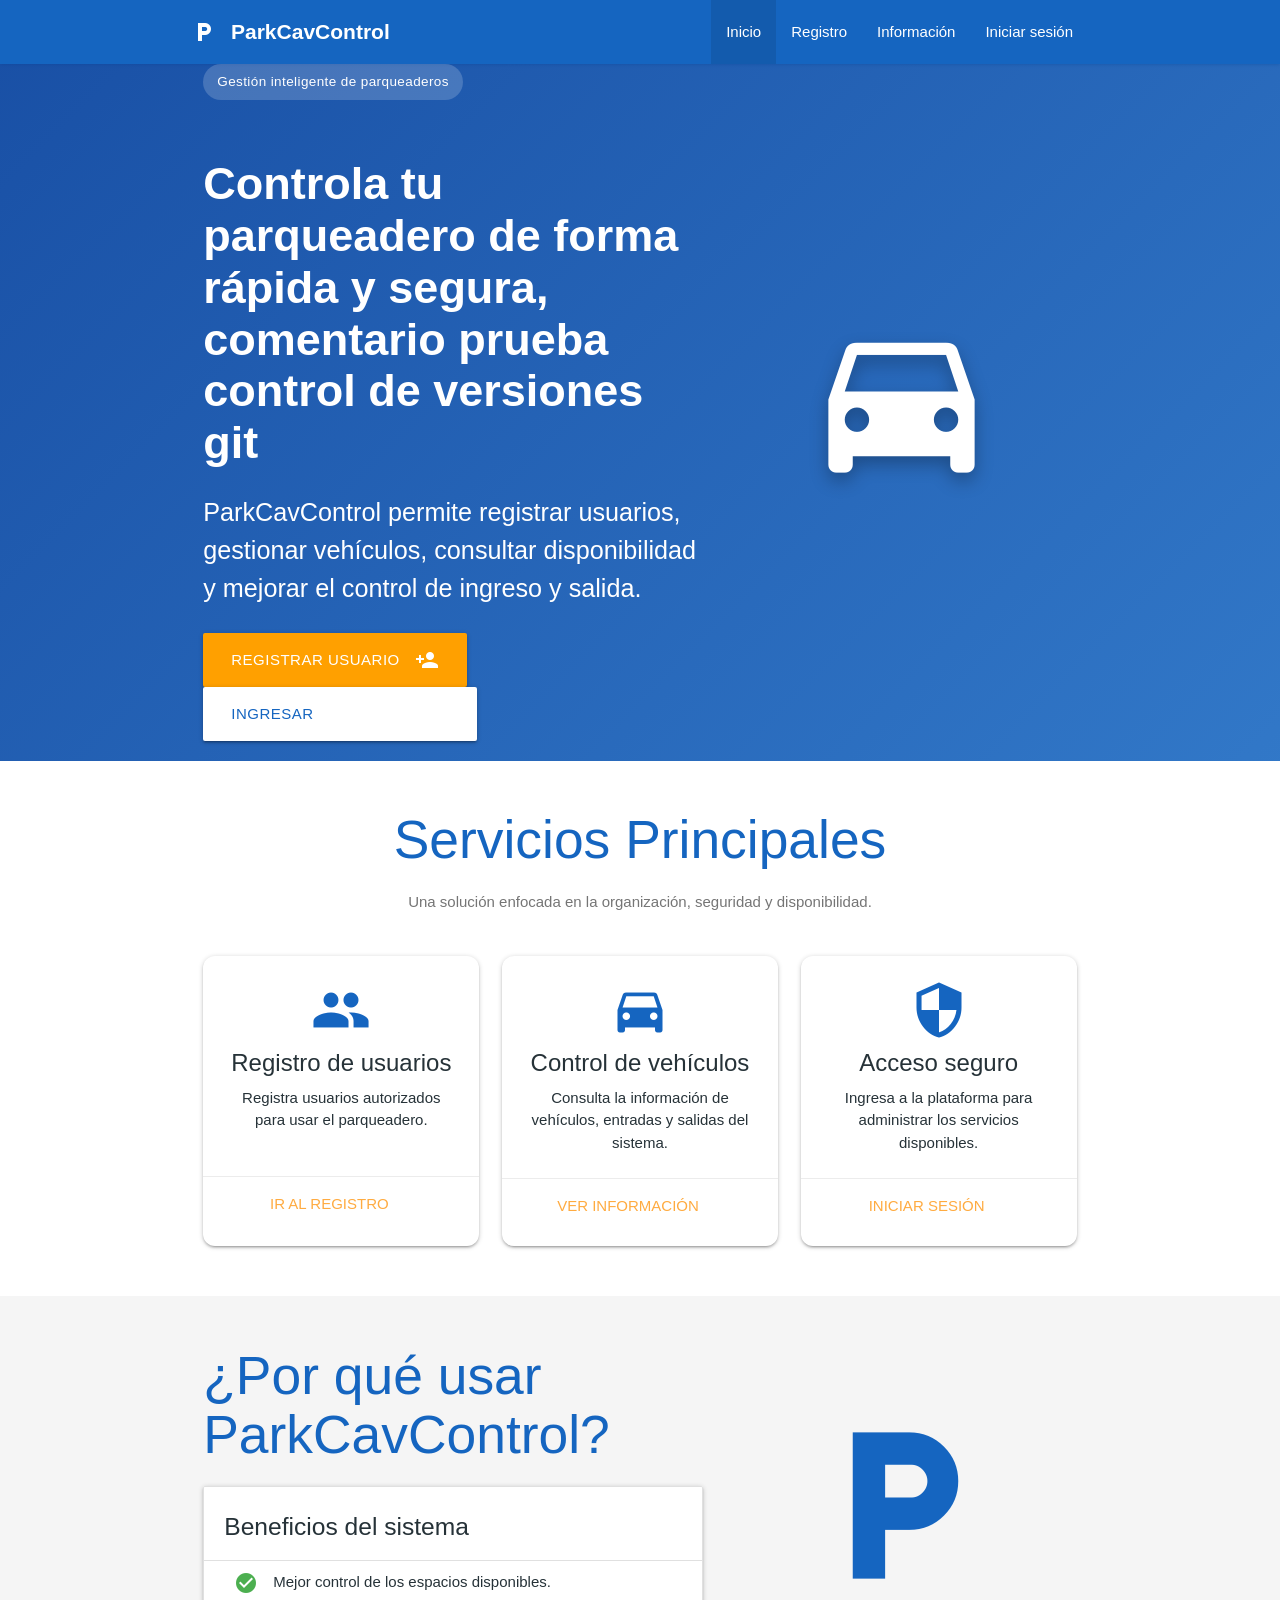
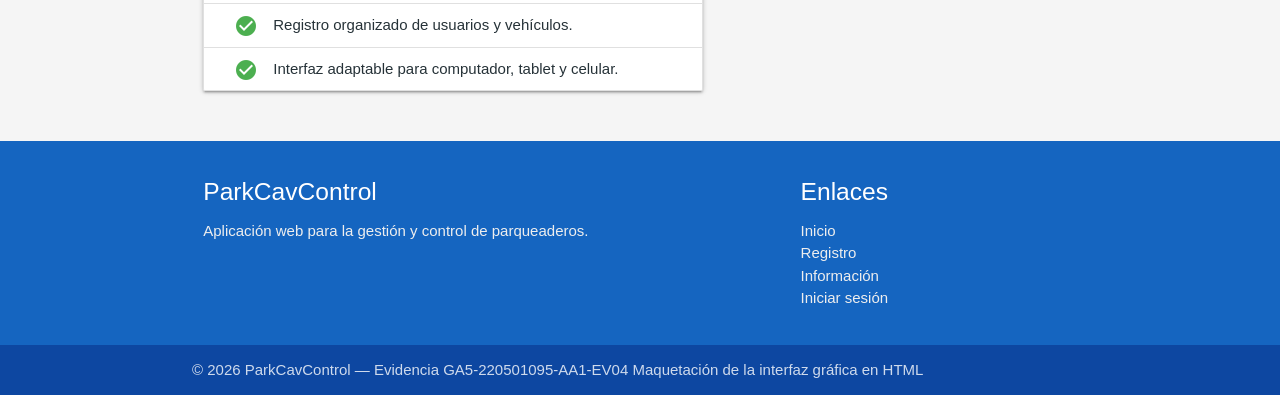
<file: index.html>
<!DOCTYPE html>
<html lang="es">
<head>
  <meta charset="UTF-8">
  <meta name="viewport" content="width=device-width, initial-scale=1.0">
  <meta name="description" content="ParkCavControl - Plataforma de gestión de parqueaderos">
  <title>ParkCavControl | Inicio</title>

  <link
    href="https://fonts.googleapis.com/icon?family=Material+Icons"
    rel="stylesheet"
  >
  <link
    rel="stylesheet"
    href="https://cdnjs.cloudflare.com/ajax/libs/materialize/1.0.0/css/materialize.min.css"
  >
  <link rel="stylesheet" href="css/styles.css">
</head>

<body>
  <header>
    <nav class="blue darken-3">
      <div class="nav-wrapper container">
        <a href="index.html" class="brand-logo">
          <i class="material-icons left">local_parking</i>
          ParkCavControl
        </a>

        <a href="#" data-target="mobile-menu" class="sidenav-trigger">
          <i class="material-icons">menu</i>
        </a>

        <ul class="right hide-on-med-and-down">
          <li class="active"><a href="index.html">Inicio</a></li>
          <li><a href="registro.html">Registro</a></li>
          <li><a href="informacion.html">Información</a></li>
          <li><a href="login.html">Iniciar sesión</a></li>
        </ul>
      </div>
    </nav>

    <ul class="sidenav" id="mobile-menu">
      <li>
        <a href="index.html">
          <i class="material-icons">home</i>Inicio
        </a>
      </li>
      <li>
        <a href="registro.html">
          <i class="material-icons">person_add</i>Registro
        </a>
      </li>
      <li>
        <a href="informacion.html">
          <i class="material-icons">info</i>Información
        </a>
      </li>
      <li>
        <a href="login.html">
          <i class="material-icons">login</i>Iniciar sesión
        </a>
      </li>
    </ul>
  </header>

  <main>
    <section class="hero-section">
      <div class="container">
        <div class="row valign-wrapper hero-row">
          <div class="col s12 m7">
            <span class="white-text hero-label">Gestión inteligente de parqueaderos</span>

            <h1 class="white-text">
              Controla tu parqueadero de forma rápida y segura, comentario prueba control de versiones git
            </h1>

            <p class="white-text flow-text">
              ParkCavControl permite registrar usuarios, gestionar vehículos,
              consultar disponibilidad y mejorar el control de ingreso y salida.
            </p>

            <a href="registro.html" class="btn-large amber darken-2 waves-effect waves-light">
              Registrar usuario
              <i class="material-icons right">person_add</i>
            </a>

            <a href="login.html" class="btn-large white blue-text text-darken-3 waves-effect waves-blue">
              Ingresar
              <i class="material-icons right">login</i>
            </a>
          </div>

          <div class="col s12 m5 center-align hide-on-small-only">
            <i class="material-icons hero-icon white-text">directions_car</i>
          </div>
        </div>
      </div>
    </section>

    <section class="section">
      <div class="container">
        <div class="row center-align">
          <div class="col s12">
            <h2 class="blue-text text-darken-3">Servicios Principales</h2>
            <p class="grey-text text-darken-1">
              Una solución enfocada en la organización, seguridad y disponibilidad.
            </p>
          </div>
        </div>

        <div class="row">
          <div class="col s12 m4">
            <div class="card hoverable service-card">
              <div class="card-content center-align">
                <i class="material-icons medium blue-text text-darken-3">group</i>
                <span class="card-title">Registro de usuarios</span>
                <p>
                  Registra usuarios autorizados para usar el parqueadero.
                </p>
              </div>
              <div class="card-action center-align">
                <a href="registro.html">Ir al registro</a>
              </div>
            </div>
          </div>

          <div class="col s12 m4">
            <div class="card hoverable service-card">
              <div class="card-content center-align">
                <i class="material-icons medium blue-text text-darken-3">directions_car</i>
                <span class="card-title">Control de vehículos</span>
                <p>
                  Consulta la información de vehículos, entradas y salidas del sistema.
                </p>
              </div>
              <div class="card-action center-align">
                <a href="informacion.html">Ver información</a>
              </div>
            </div>
          </div>

          <div class="col s12 m4">
            <div class="card hoverable service-card">
              <div class="card-content center-align">
                <i class="material-icons medium blue-text text-darken-3">security</i>
                <span class="card-title">Acceso seguro</span>
                <p>
                  Ingresa a la plataforma para administrar los servicios disponibles.
                </p>
              </div>
              <div class="card-action center-align">
                <a href="login.html">Iniciar sesión</a>
              </div>
            </div>
          </div>
        </div>
      </div>
    </section>

    <section class="section grey lighten-4">
      <div class="container">
        <div class="row valign-wrapper">
          <div class="col s12 m7">
            <h2 class="blue-text text-darken-3">¿Por qué usar ParkCavControl?</h2>

            <ul class="collection with-header z-depth-1">
              <li class="collection-header">
                <h5>Beneficios del sistema</h5>
              </li>
              <li class="collection-item">
                <i class="material-icons left green-text">check_circle</i>
                Mejor control de los espacios disponibles.
              </li>
              <li class="collection-item">
                <i class="material-icons left green-text">check_circle</i>
                Registro organizado de usuarios y vehículos.
              </li>
              <li class="collection-item">
                <i class="material-icons left green-text">check_circle</i>
                Interfaz adaptable para computador, tablet y celular.
              </li>
            </ul>
          </div>

          <div class="col s12 m5 center-align">
            <i class="material-icons benefit-icon blue-text text-darken-3">
              local_parking
            </i>
          </div>
        </div>
      </div>
    </section>
  </main>

  <footer class="page-footer blue darken-3">
    <div class="container">
      <div class="row">
        <div class="col s12 m6">
          <h5>ParkCavControl</h5>
          <p class="grey-text text-lighten-3">
            Aplicación web para la gestión y control de parqueaderos.
          </p>
        </div>

        <div class="col s12 m4 offset-m2">
          <h5>Enlaces</h5>
          <ul>
            <li><a class="grey-text text-lighten-3" href="index.html">Inicio</a></li>
            <li><a class="grey-text text-lighten-3" href="registro.html">Registro</a></li>
            <li><a class="grey-text text-lighten-3" href="informacion.html">Información</a></li>
            <li><a class="grey-text text-lighten-3" href="login.html">Iniciar sesión</a></li>
          </ul>
        </div>
      </div>
    </div>

    <div class="footer-copyright blue darken-4">
      <div class="container">
        © 2026 ParkCavControl — Evidencia GA5-220501095-AA1-EV04 Maquetación de la interfaz gráfica en HTML
      </div>
    </div>
  </footer>

  <script src="https://cdnjs.cloudflare.com/ajax/libs/materialize/1.0.0/js/materialize.min.js"></script>
  <script src="css/js/app.js"></script>
</body>
</html>
</file>
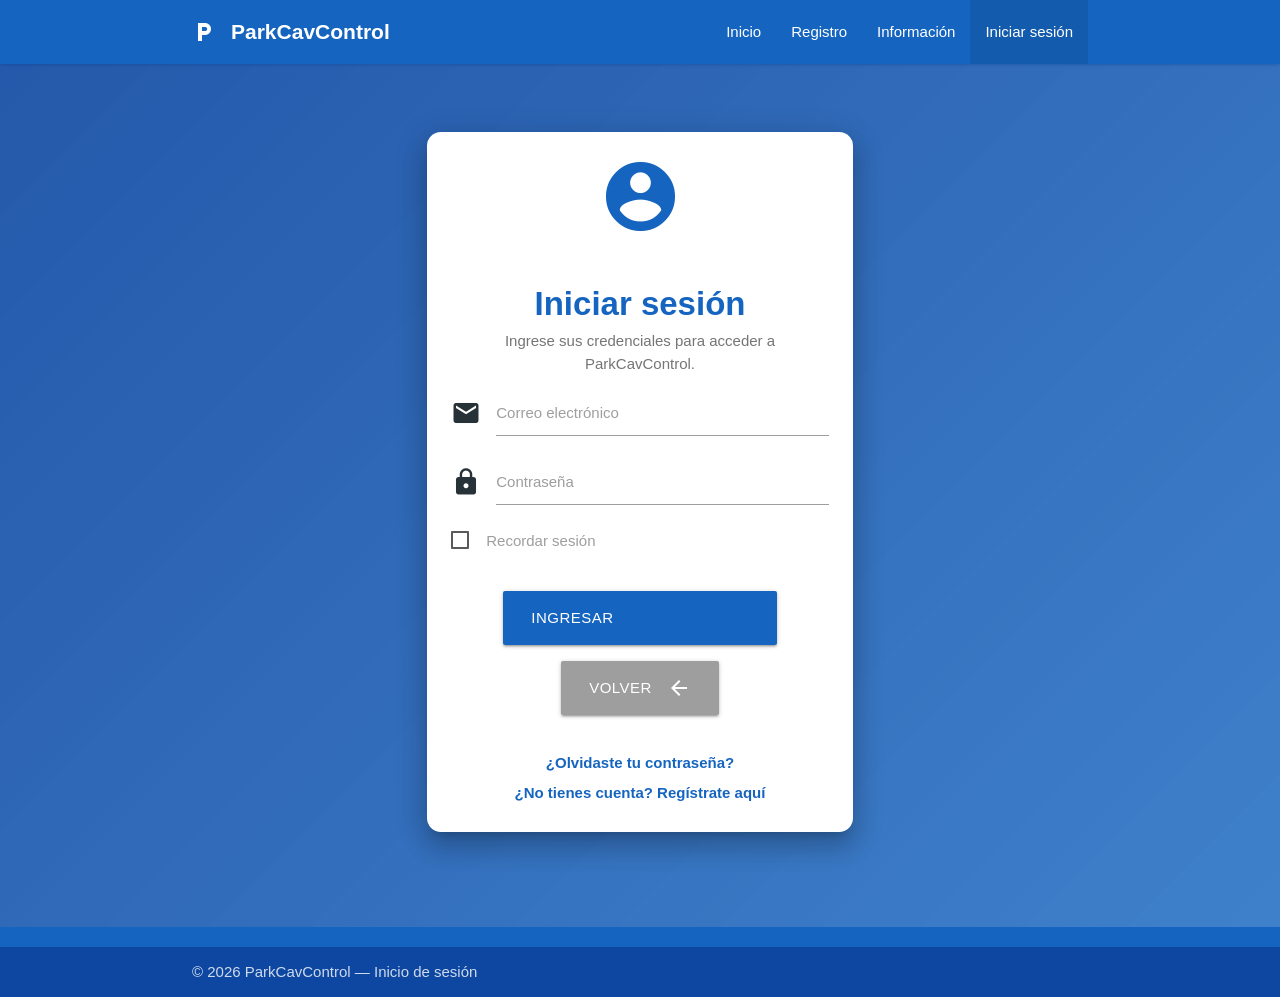
<file: login.html>
<!DOCTYPE html>
<html lang="es">
<head>
  <meta charset="UTF-8">
  <meta name="viewport" content="width=device-width, initial-scale=1.0">
  <meta name="description" content="Inicio de sesión ParkCavControl">
  <title>ParkCavControl | Iniciar sesión</title>

  <link
    href="https://fonts.googleapis.com/icon?family=Material+Icons"
    rel="stylesheet"
  >
  <link
    rel="stylesheet"
    href="https://cdnjs.cloudflare.com/ajax/libs/materialize/1.0.0/css/materialize.min.css"
  >
  <link rel="stylesheet" href="css/styles.css">
</head>

<body class="login-page">
  <header>
    <nav class="blue darken-3">
      <div class="nav-wrapper container">
        <a href="index.html" class="brand-logo">
          <i class="material-icons left">local_parking</i>
          ParkCavControl
        </a>

        <a href="#" data-target="mobile-menu" class="sidenav-trigger">
          <i class="material-icons">menu</i>
        </a>

        <ul class="right hide-on-med-and-down">
          <li><a href="index.html">Inicio</a></li>
          <li><a href="registro.html">Registro</a></li>
          <li><a href="informacion.html">Información</a></li>
          <li class="active"><a href="login.html">Iniciar sesión</a></li>
        </ul>
      </div>
    </nav>

    <ul class="sidenav" id="mobile-menu">
      <li><a href="index.html"><i class="material-icons">home</i>Inicio</a></li>
      <li><a href="registro.html"><i class="material-icons">person_add</i>Registro</a></li>
      <li><a href="informacion.html"><i class="material-icons">info</i>Información</a></li>
      <li><a href="login.html"><i class="material-icons">login</i>Iniciar sesión</a></li>
    </ul>
  </header>

  <main class="login-main">
    <div class="container">
      <div class="row">
        <div class="col s12 m8 offset-m2 l6 offset-l3">
          <div class="card login-card z-depth-4">
            <div class="card-content">
              <div class="center-align">
                <i class="material-icons login-icon blue-text text-darken-3">account_circle</i>
                <h1 class="login-title blue-text text-darken-3">Iniciar sesión</h1>
                <p class="grey-text text-darken-1">
                  Ingrese sus credenciales para acceder a ParkCavControl.
                </p>
              </div>

              <form id="loginForm">
                <div class="input-field">
                  <i class="material-icons prefix">email</i>
                  <input id="loginCorreo" type="email" class="validate" required>
                  <label for="loginCorreo">Correo electrónico</label>
                </div>

                <div class="input-field">
                  <i class="material-icons prefix">lock</i>
                  <input id="loginPassword" type="password" required>
                  <label for="loginPassword">Contraseña</label>
                </div>

                <p>
                  <label>
                    <input type="checkbox">
                    <span>Recordar sesión</span>
                  </label>
                </p>

                <div class="center-align login-buttons">
                  <button
                    class="btn-large blue darken-3 waves-effect waves-light"
                    type="submit"
                  >
                    Ingresar
                    <i class="material-icons right">login</i>
                  </button>

                  <a href="index.html" class="btn-large grey waves-effect waves-light">
                    Volver
                    <i class="material-icons right">arrow_back</i>
                  </a>
                </div>

                <div class="center-align login-links">
                  <a href="#recuperar" class="modal-trigger">
                    ¿Olvidaste tu contraseña?
                  </a>
                  <br>
                  <a href="registro.html">
                    ¿No tienes cuenta? Regístrate aquí
                  </a>
                </div>
              </form>
            </div>
          </div>
        </div>
      </div>
    </div>
  </main>

  <div id="recuperar" class="modal">
    <div class="modal-content">
      <h4>Recuperar contraseña</h4>
      <p>
        Ingresa tu correo electrónico y recibirás las indicaciones para recuperar el acceso.
      </p>

      <div class="input-field">
        <input id="correoRecuperacion" type="email">
        <label for="correoRecuperacion">Correo electrónico</label>
      </div>
    </div>

    <div class="modal-footer">
      <a href="#!" class="modal-close waves-effect waves-green btn-flat">
        Cancelar
      </a>
      <a href="#!" id="btnRecuperar" class="modal-close waves-effect waves-light btn blue darken-3">
        Enviar
      </a>
    </div>
  </div>

  <footer class="page-footer blue darken-3">
    <div class="footer-copyright blue darken-4">
      <div class="container">
        © 2026 ParkCavControl — Inicio de sesión
      </div>
    </div>
  </footer>

  <script src="https://cdnjs.cloudflare.com/ajax/libs/materialize/1.0.0/js/materialize.min.js"></script>
  <script src="css/js/app.js"></script>
</body>
</html>
</file>
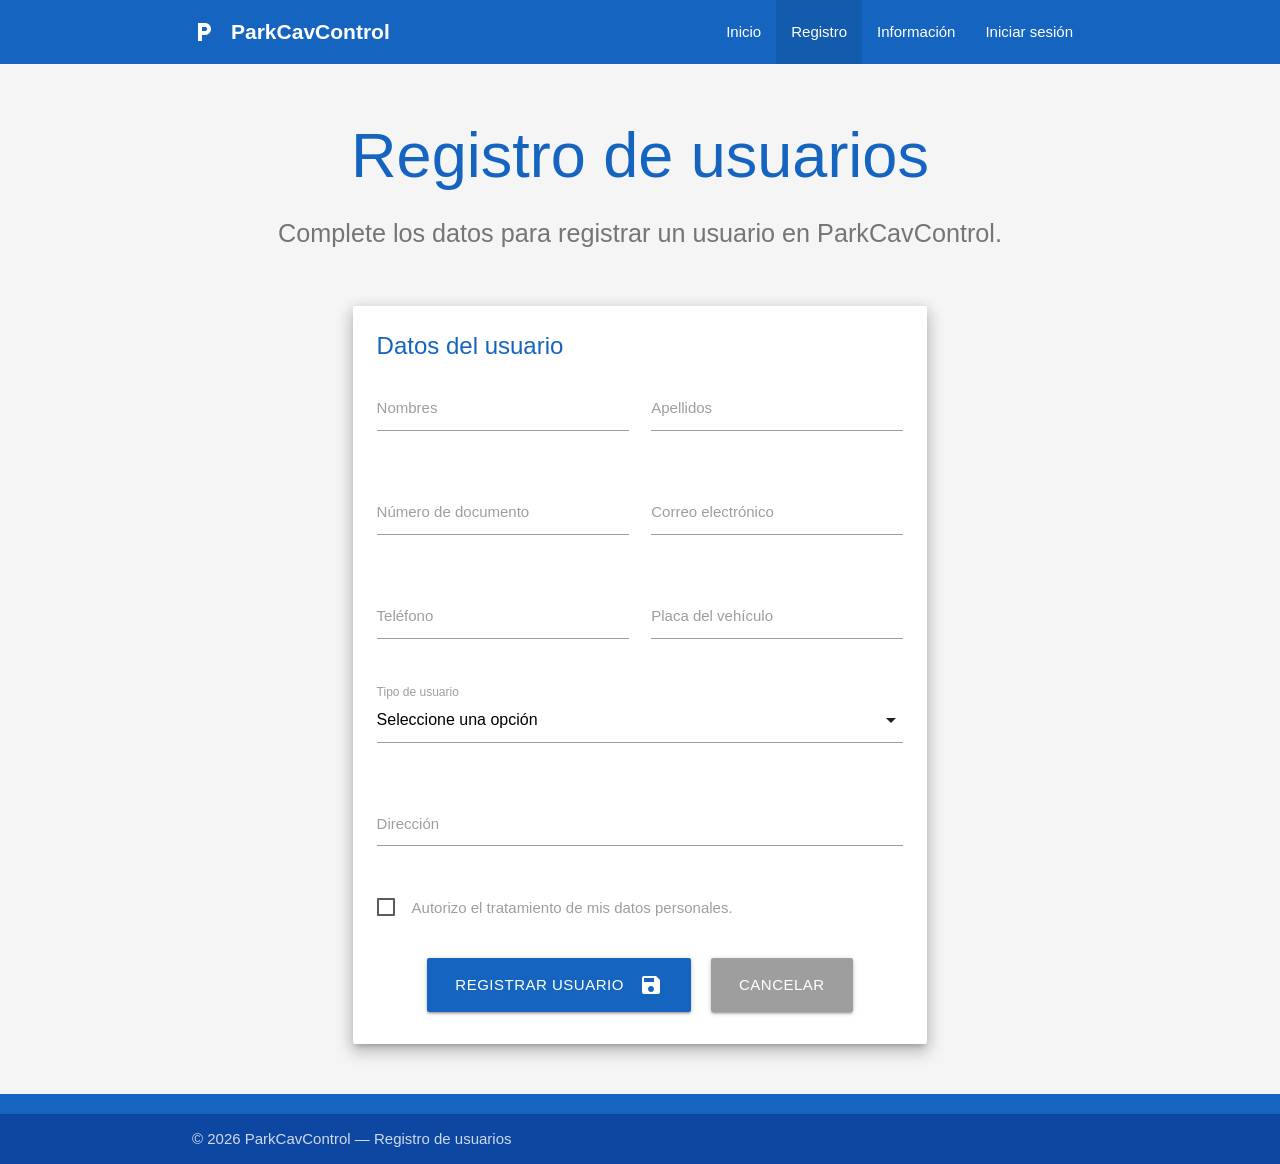
<file: registro.html>
<!DOCTYPE html>
<html lang="es">
<head>
  <meta charset="UTF-8">
  <meta name="viewport" content="width=device-width, initial-scale=1.0">
  <title>ParkCavControl | Registro de usuarios</title>

  <link
    href="https://fonts.googleapis.com/icon?family=Material+Icons"
    rel="stylesheet"
  >

  <link
    rel="stylesheet"
    href="https://cdnjs.cloudflare.com/ajax/libs/materialize/1.0.0/css/materialize.min.css"
  >

  <link rel="stylesheet" href="css/styles.css">
</head>

<body>
  <header>
    <nav class="blue darken-3">
      <div class="nav-wrapper container">
        <a href="index.html" class="brand-logo">
          <i class="material-icons left">local_parking</i>
          ParkCavControl
        </a>

        <ul class="right hide-on-med-and-down">
          <li><a href="index.html">Inicio</a></li>
          <li class="active"><a href="registro.html">Registro</a></li>
          <li><a href="informacion.html">Información</a></li>
          <li><a href="login.html">Iniciar sesión</a></li>
        </ul>
      </div>
    </nav>
  </header>

  <main class="section grey lighten-4 page-min-height">
    <div class="container">
      <div class="row">
        <div class="col s12 center-align">
          <h1 class="blue-text text-darken-3">Registro de usuarios</h1>
          <p class="flow-text grey-text text-darken-1">
            Complete los datos para registrar un usuario en ParkCavControl.
          </p>
        </div>
      </div>

      <div class="row">
        <div class="col s12 m10 offset-m1 l8 offset-l2">
          <div class="card z-depth-3">
            <div class="card-content">
              <span class="card-title blue-text text-darken-3">
                Datos del usuario
              </span>

              <form id="registroForm">
                <div class="row">
                  <div class="input-field col s12 m6">
                    <input id="nombres" type="text" required>
                    <label for="nombres">Nombres</label>
                  </div>

                  <div class="input-field col s12 m6">
                    <input id="apellidos" type="text" required>
                    <label for="apellidos">Apellidos</label>
                  </div>
                </div>

                <div class="row">
                  <div class="input-field col s12 m6">
                    <input id="documento" type="text" required>
                    <label for="documento">Número de documento</label>
                  </div>

                  <div class="input-field col s12 m6">
                    <input id="correo" type="email" required>
                    <label for="correo">Correo electrónico</label>
                  </div>
                </div>

                <div class="row">
                  <div class="input-field col s12 m6">
                    <input id="telefono" type="tel" required>
                    <label for="telefono">Teléfono</label>
                  </div>

                  <div class="input-field col s12 m6">
                    <input id="placa" type="text" required>
                    <label for="placa">Placa del vehículo</label>
                  </div>
                </div>

                <div class="row">
                  <div class="input-field col s12">
                    <select id="tipoUsuario" required>
                      <option value="" disabled selected>Seleccione una opción</option>
                      <option value="residente">Residente</option>
                      <option value="visitante">Visitante</option>
                      <option value="administrador">Administrador</option>
                    </select>

                    <label for="tipoUsuario">Tipo de usuario</label>
                  </div>
                </div>

                <div class="row">
                  <div class="input-field col s12">
                    <textarea id="direccion" class="materialize-textarea"></textarea>
                    <label for="direccion">Dirección</label>
                  </div>
                </div>

                <p>
                  <label>
                    <input type="checkbox" required>
                    <span>Autorizo el tratamiento de mis datos personales.</span>
                  </label>
                </p>

                <div class="center-align form-buttons">
                  <button
                    class="btn-large blue darken-3 waves-effect waves-light"
                    type="submit"
                  >
                    Registrar usuario
                    <i class="material-icons right">save</i>
                  </button>

                  <a href="index.html" class="btn-large grey waves-effect waves-light">
                    Cancelar
                  </a>
                </div>
              </form>
            </div>
          </div>
        </div>
      </div>
    </div>
  </main>

  <footer class="page-footer blue darken-3">
    <div class="footer-copyright blue darken-4">
      <div class="container">
        © 2026 ParkCavControl — Registro de usuarios
      </div>
    </div>
  </footer>

  <script src="https://cdnjs.cloudflare.com/ajax/libs/materialize/1.0.0/js/materialize.min.js"></script>
  <script src="css/js/app.js"></script>
</body>
</html>
</file>
<file: css/styles.css>
:root {
  --azul-principal: #0d47a1;
  --azul-secundario: #1565c0;
  --azul-claro: #e3f2fd;
  --amarillo: #ffb300;
  --gris-fondo: #f4f7fb;
  --texto: #263238;
}

html {
  scroll-behavior: smooth;
}

body {
  color: var(--texto);
  display: flex;
  flex-direction: column;
  min-height: 100vh;
  font-family: Arial, Helvetica, sans-serif;
}

main {
  flex: 1 0 auto;
}

nav .brand-logo {
  font-size: 1.4rem;
  font-weight: 700;
}

.hero-section {
  background: linear-gradient(135deg, rgba(13, 71, 161, 0.95), rgba(21, 101, 192, 0.88)),
    url("https://images.unsplash.com/photo-1506521781263-d8422e82f27a?auto=format&fit=crop&w=1600&q=80")
    center / cover;
  min-height: 510px;
  display: flex;
  align-items: center;
}

.hero-row {
  min-height: 510px;
}

.hero-section h1 {
  font-size: 3rem;
  font-weight: 700;
  line-height: 1.15;
}

.hero-label {
  background-color: rgba(255, 255, 255, 0.18);
  border-radius: 20px;
  display: inline-block;
  font-size: 0.9rem;
  letter-spacing: 0.4px;
  margin-bottom: 16px;
  padding: 8px 14px;
}

.hero-icon {
  animation: floating-car 3s ease-in-out infinite;
  font-size: 13rem;
  text-shadow: 0 8px 18px rgba(0, 0, 0, 0.28);
}

.service-card {
  border-radius: 12px;
  min-height: 290px;
}

.service-card .card-content {
  min-height: 220px;
}

.benefit-icon {
  font-size: 13rem;
}

.info-banner {
  background: linear-gradient(120deg, #0d47a1, #1976d2);
  padding: 70px 0;
}

.info-banner h1 {
  font-size: 2.8rem;
  font-weight: 700;
}

.rounded-image {
  border-radius: 12px;
  margin-top: 20px;
}

.page-min-height {
  min-height: 75vh;
}

.form-buttons,
.login-buttons {
  margin-top: 30px;
}

.form-buttons .btn-large,
.login-buttons .btn-large {
  margin: 8px;
}

.login-main {
  background: linear-gradient(135deg, rgba(13, 71, 161, 0.9), rgba(21, 101, 192, 0.82)),
    url("https://images.unsplash.com/photo-1485291571150-772bcfc10da5?auto=format&fit=crop&w=1600&q=80")
    center / cover;
  min-height: calc(100vh - 128px);
  padding: 60px 0;
}

.login-card {
  border-radius: 14px;
}

.login-icon {
  font-size: 5.5rem;
}

.login-title {
  font-size: 2.2rem;
  font-weight: 700;
  margin-bottom: 8px;
}

.login-links {
  line-height: 2;
  margin-top: 25px;
}

.login-links a {
  color: var(--azul-secundario);
  font-weight: 600;
}

.carousel {
  min-height: 300px;
}

.carousel .carousel-item {
  width: 320px;
}

.carousel .carousel-item img {
  border-radius: 14px;
  height: 220px;
  object-fit: cover;
}

.input-field input:focus + label,
.input-field textarea:focus + label {
  color: var(--azul-secundario) !important;
}

.input-field input:focus,
.input-field textarea:focus {
  border-bottom: 1px solid var(--azul-secundario) !important;
  box-shadow: 0 1px 0 0 var(--azul-secundario) !important;
}

@keyframes floating-car {
  0%,
  100% {
    transform: translateY(0) rotate(-2deg);
  }

  50% {
    transform: translateY(-16px) rotate(2deg);
  }
}

@media only screen and (max-width: 992px) {
  nav .brand-logo {
    font-size: 1.2rem;
  }

  .hero-section h1 {
    font-size: 2.4rem;
  }

  .hero-icon {
    font-size: 9rem;
  }
}

@media only screen and (max-width: 600px) {
  nav .brand-logo {
    font-size: 1rem;
  }

  .hero-section,
  .hero-row {
    min-height: 560px;
  }

  .hero-section h1 {
    font-size: 2.1rem;
  }

  .hero-section .btn-large {
    display: block;
    margin: 10px 0;
    width: 100%;
  }

  .info-banner h1 {
    font-size: 2.1rem;
  }

  .form-buttons .btn-large,
  .login-buttons .btn-large {
    display: block;
    margin: 12px auto;
    width: 100%;
  }

  .benefit-icon {
    font-size: 8rem;
  }
}
</file>
